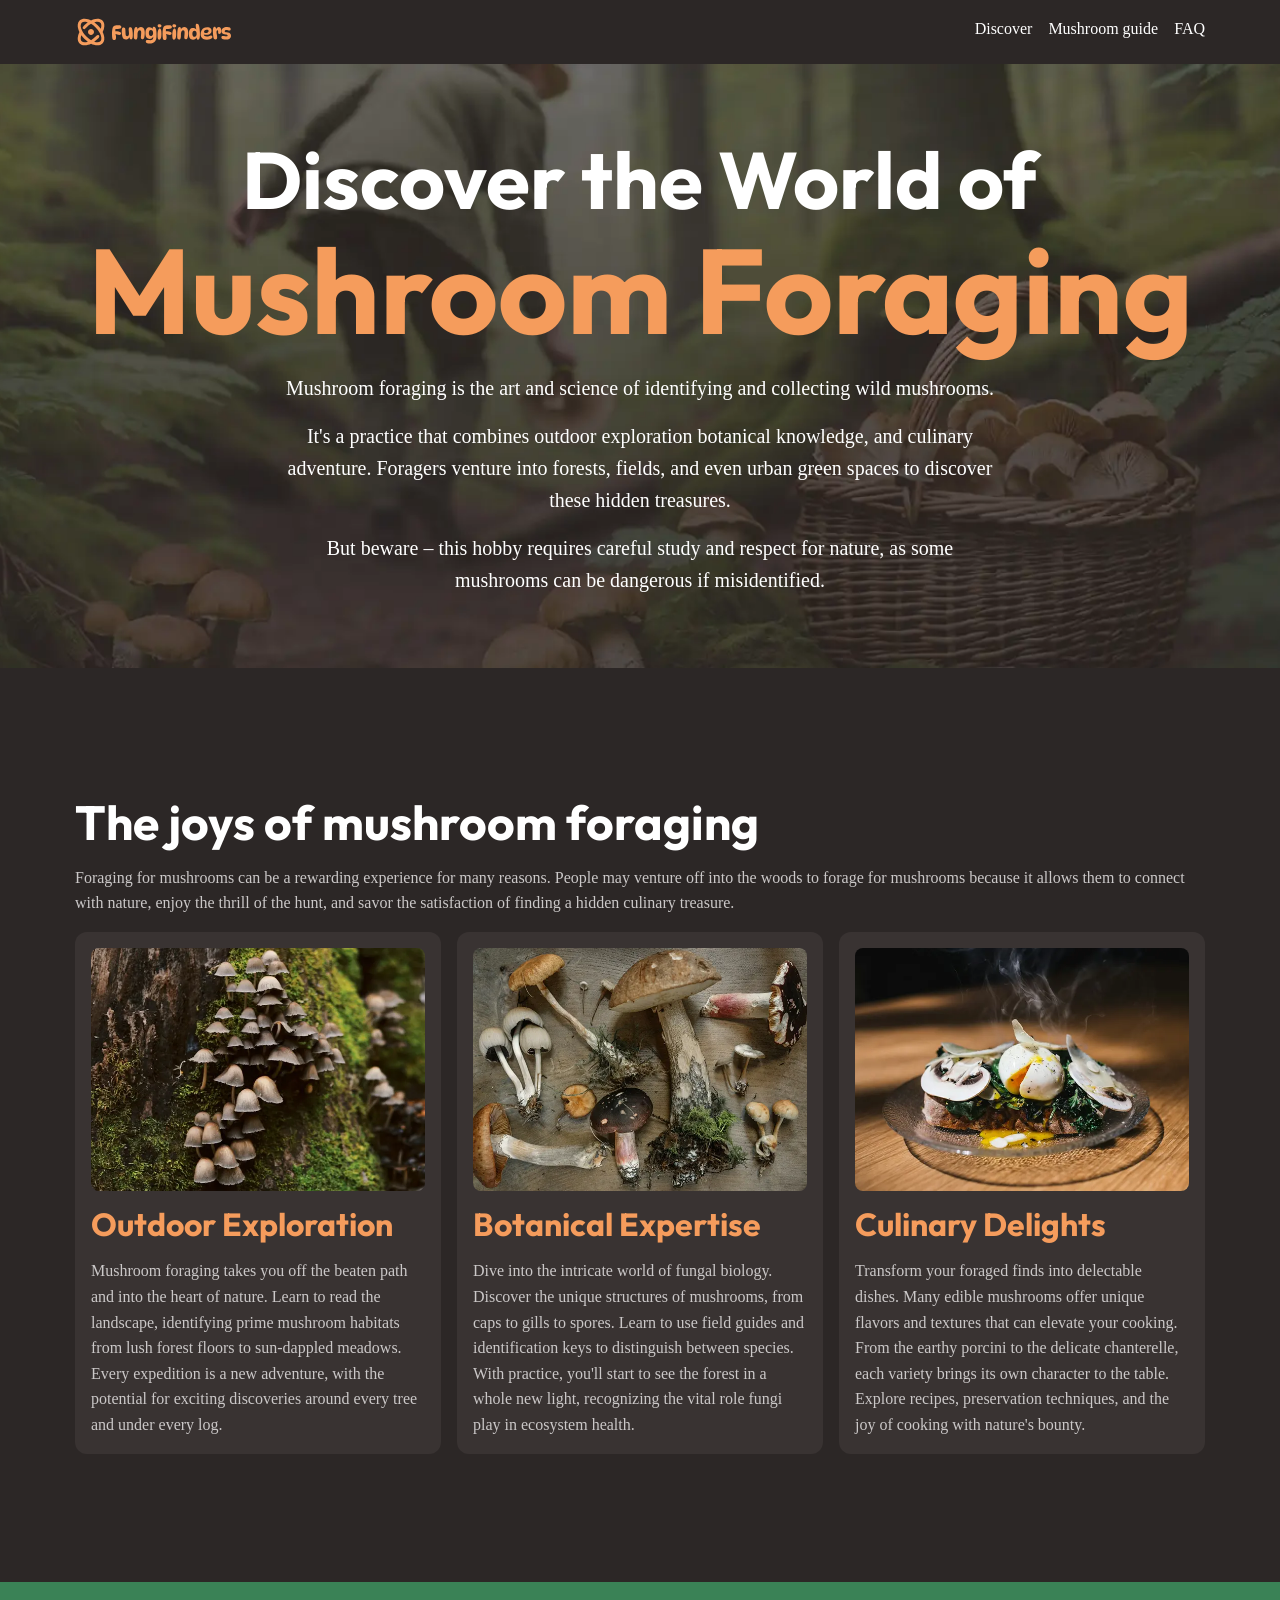
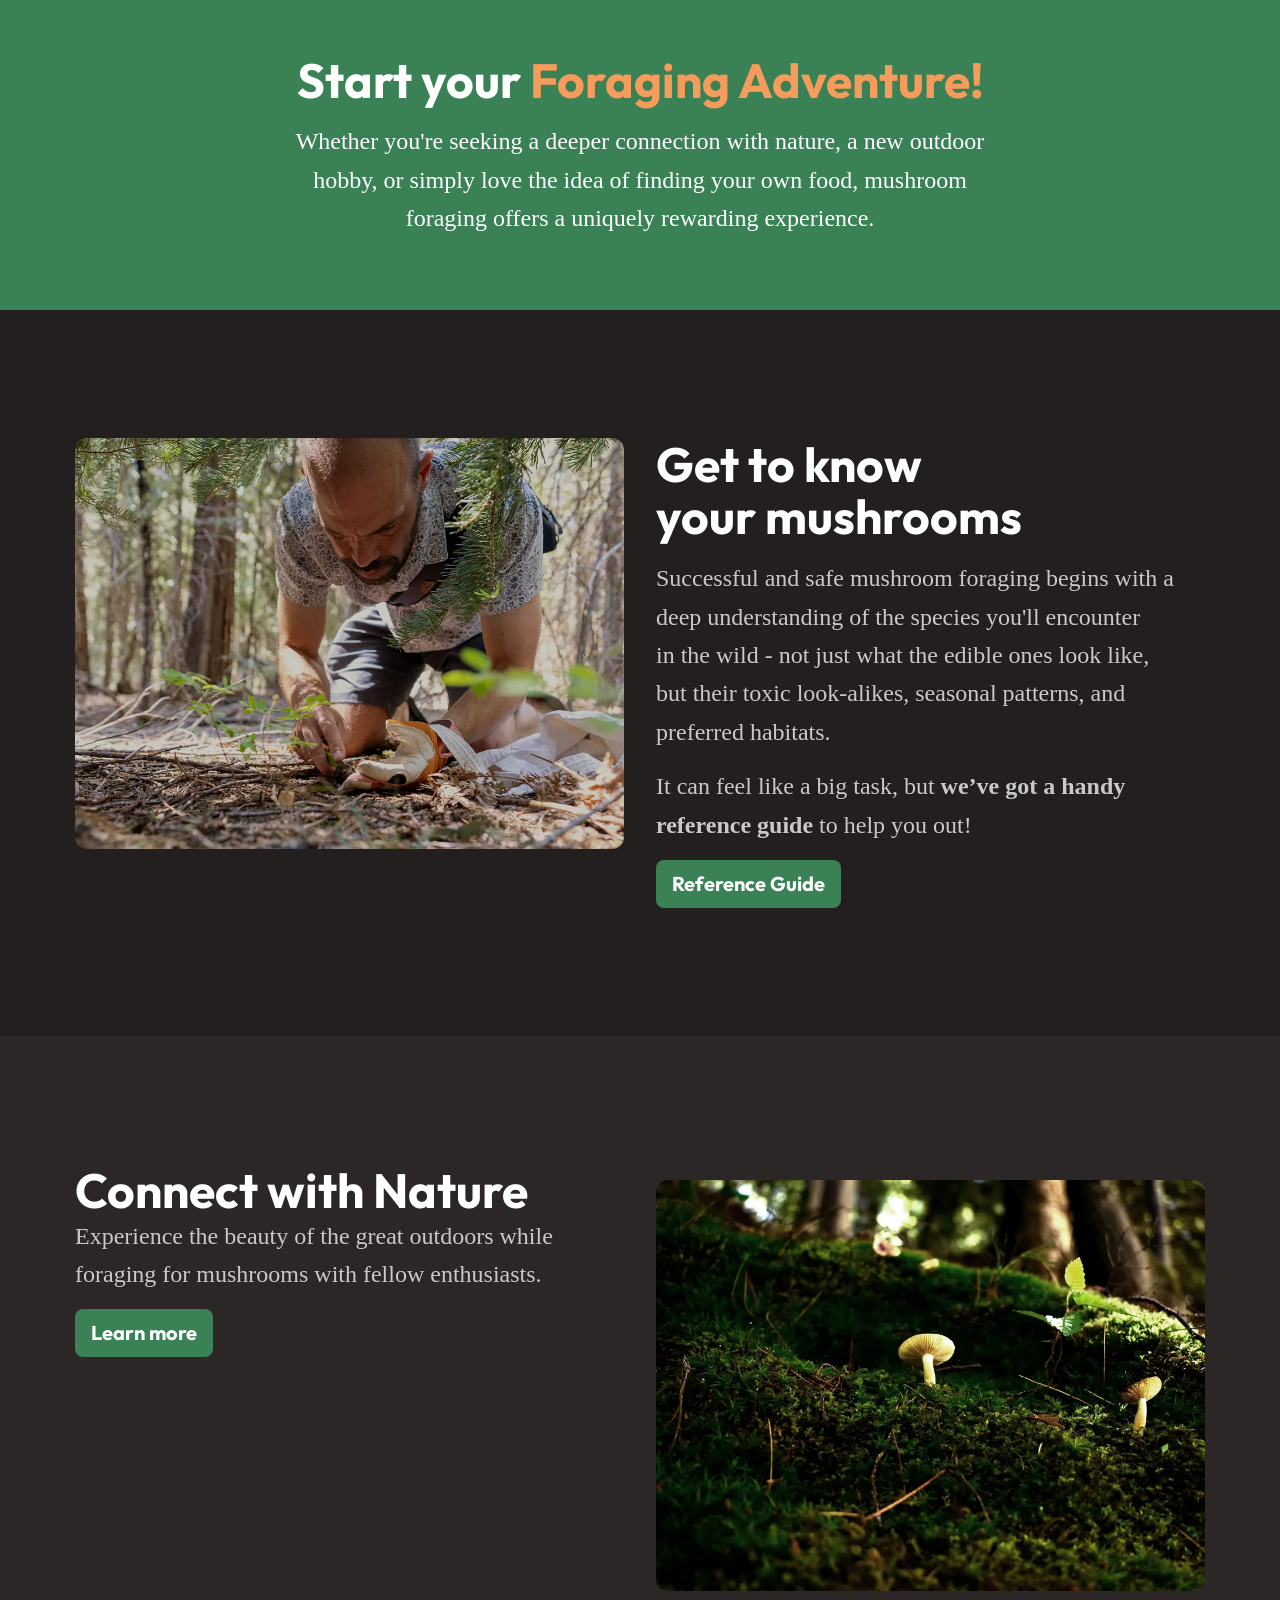
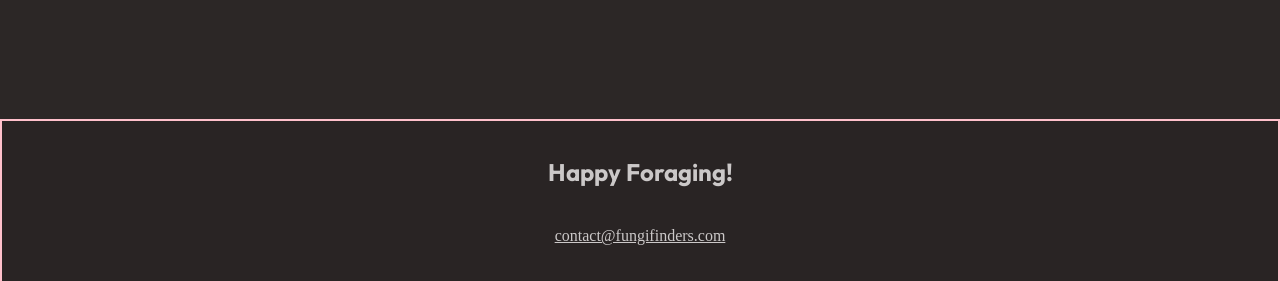
<file: index.html>
<!DOCTYPE html>
<html lang="en">

<head>
    <meta charset="UTF-8" />
    <meta name="viewport" content="width=device-width, initial-scale=1.0" />
    <title>FungiFinders</title>
    <link rel="preconnect" href="https://fonts.googleapis.com" />
    <link rel="preconnect" href="https://fonts.gstatic.com" crossorigin />
    <link
        href="https://fonts.googleapis.com/css2?family=Fira+Sans:wght@400;700&family=Outfit:wght@100..900&display=swap"
        rel="stylesheet" />
    <link rel="stylesheet" href="style.css" />
    <script src="script.js" defer></script>
</head>

<body>
    <a href="#main" class="skip-to-main">Skip to main content</a>
    <header class="site-header">
        <div class="wrapper" data-width="wide">
            <div class="site-header__inner">
                <img class="logo" src="/fungi-finders-assets-and-designs-final/assets/fungi-finders.svg" />
            
            <button aria-controls="primary-nav" aria-expanded="false">
                <img src="/fungi-finders-assets-and-designs-final/assets/hamburger.svg" alt="/">
                <span class="visually-hidden">menu</span>
            </button>
                <nav class="primary-navigation" id="primary-nav">
                    <ul role="list">
                        <li><a href="/">Discover</a></li>
                        <li><a href="mushroom-guide.html">Mushroom guide</a></li>
                        <li><a href="mushroom-guide.html#faq">FAQ</a></li>
                    </ul>
                </nav>
            </div>
        </div>
    </header>
    <main id="main">
        <section class="hero section flow" data-padding="compact">
            <div class="wrapper">
                <h1 class="hero__title">
                    Discover the World of
                    <span>Mushroom Foraging</span>
                </h1>
            </div>
                <div class="wrapper" data-width="narrow">
                    <div class="flow">
                        <p>
                            Mushroom foraging is the art and science of identifying and
                            collecting wild mushrooms.
                        </p>
                        <p>
                            It's a practice that combines outdoor exploration botanical
                            knowledge, and culinary adventure. Foragers venture into forests,
                            fields, and even urban green spaces to discover these hidden
                            treasures.
                        </p>
                        <p>
                            But beware – this hobby requires careful study and respect for
                            nature, as some mushrooms can be dangerous if misidentified.
                        </p>
                    </div>
                </div>
        </section>

        <section class="section">
            <div class="wrapper flow">
                <h2 class="section-title">The joys of mushroom foraging</h2>
                <p>
                    Foraging for mushrooms can be a rewarding experience for many
                    reasons. People may venture off into the woods to forage for
                    mushrooms because it allows them to connect with nature, enjoy the
                    thrill of the hunt, and savor the satisfaction of finding a hidden
                    culinary treasure.
                </p>

                <!-- this is 3 columns-->
                <div class="equal-columns">
                    <div class="card">
                        <img src="/fungi-finders-assets-and-designs-final/assets/outdoor-exploration.webp"
                            alt="Tighly grouped brown mushrooms growing up the side of a mossy tree trunk" />
                        <h3 class="card__title">Outdoor Exploration</h3>
                        <p>
                            Mushroom foraging takes you off the beaten path and into the
                            heart of nature. Learn to read the landscape, identifying prime
                            mushroom habitats from lush forest floors to sun-dappled
                            meadows. Every expedition is a new adventure, with the potential
                            for exciting discoveries around every tree and under every log.
                        </p>
                    </div>

                    <div class="card">
                        <img src="/fungi-finders-assets-and-designs-final/assets/botanical-expertise.webp" alt="Various harvested wild mushrooms on a table" />
                        <h3 class="card__title">Botanical Expertise</h3>
                        <p>
                            Dive into the intricate world of fungal biology. Discover the
                            unique structures of mushrooms, from caps to gills to spores.
                            Learn to use field guides and identification keys to distinguish
                            between species. With practice, you'll start to see the forest
                            in a whole new light, recognizing the vital role fungi play in
                            ecosystem health.
                        </p>
                    </div>

                    <div class="card">
                        <img src="/fungi-finders-assets-and-designs-final/assets/culinary-delight.webp"
                            alt="A freshly cooked plate of food, still steaming, with several mushroom slices on it" />
                        <h3 class="card__title">Culinary Delights</h3>
                        <p>
                            Transform your foraged finds into delectable dishes. Many edible
                            mushrooms offer unique flavors and textures that can elevate
                            your cooking. From the earthy porcini to the delicate
                            chanterelle, each variety brings its own character to the table.
                            Explore recipes, preservation techniques, and the joy of cooking
                            with nature's bounty.
                        </p>
                    </div>
                </div>
            </div>
        </section>

        <section class="background-accent-main section text-center" data-padding="compact">
            <div class="wrapper flow font-size-lg text-high-contrast" data-width="narrow">
                <h2 class="section-title">Start your <span class="text-brand">Foraging Adventure!</span></h2>
                <p>
                    Whether you're seeking a deeper connection with nature, a new
                    outdoor hobby, or simply love the idea of finding your own food,
                    mushroom foraging offers a uniquely rewarding experience.
                </p>
            </div>
        </section>

        <section class="section background-extra-dark">
            <div class="wrapper" data-width="wide">
                <div class="equal-columns" data-gap="large" data-alignment="centered">
                    <!-- two columns -->
                    <div>
                        <img src="/fungi-finders-assets-and-designs-final/assets/get-to-know.webp"
                            alt="A man on his hands and knees carefully digging a mushroom out of the forest floor" />
                    </div>
                    <div class="flow font-size-lg">
                        <h2 class="section-title">Get to know your mushrooms</h2>
                        <p>
                            Successful and safe mushroom foraging begins with a deep
                            understanding of the species you'll encounter in the wild - not
                            just what the edible ones look like, but their toxic
                            look-alikes, seasonal patterns, and preferred habitats.
                        </p>
                        <p>
                            It can feel like a big task, but
                            <strong>we’ve got a handy reference guide</strong> to help you
                            out!
                        </p>
                        <a class="button" href="/mushroom-guide.html"><span class="visually-hidden">Get to know your
                                mushrooms by using our handy</span>
                            Reference Guide</a>
                    </div>
                </div>
            </div>
        </section>

        <section class="section">
            <div class="wrapper">
                <div class="equal-columns flow font-size-lg" data-gap="large" data-alignment="centered">
                    <!-- two columns -->
                    <div>
                        <h2 class="section-title">Connect with Nature</h2>
                        <p>
                            Experience the beauty of the great outdoors while foraging for
                            mushrooms with fellow enthusiasts.
                        </p>
                        <a class="button" href="#">Learn more
                            <span class="visually-hidden">about mushrooms with our handy mushroom guide</span></a>
                    </div>
                    <div>
                        <img src="/fungi-finders-assets-and-designs-final/assets/nature.webp"
                            alt="A few small yellowish mushrooms growing on a mossy forest floor" />
                    </div>
                </div>
            </div>
        </section>
    </main>

    <footer class="site-footer">
        <p class="site-footer__title">Happy Foraging!</p>
        <a href="mailto:contact@fungifinders.com">contact@fungifinders.com</a>
    </footer>
</body>

</html>
</file>
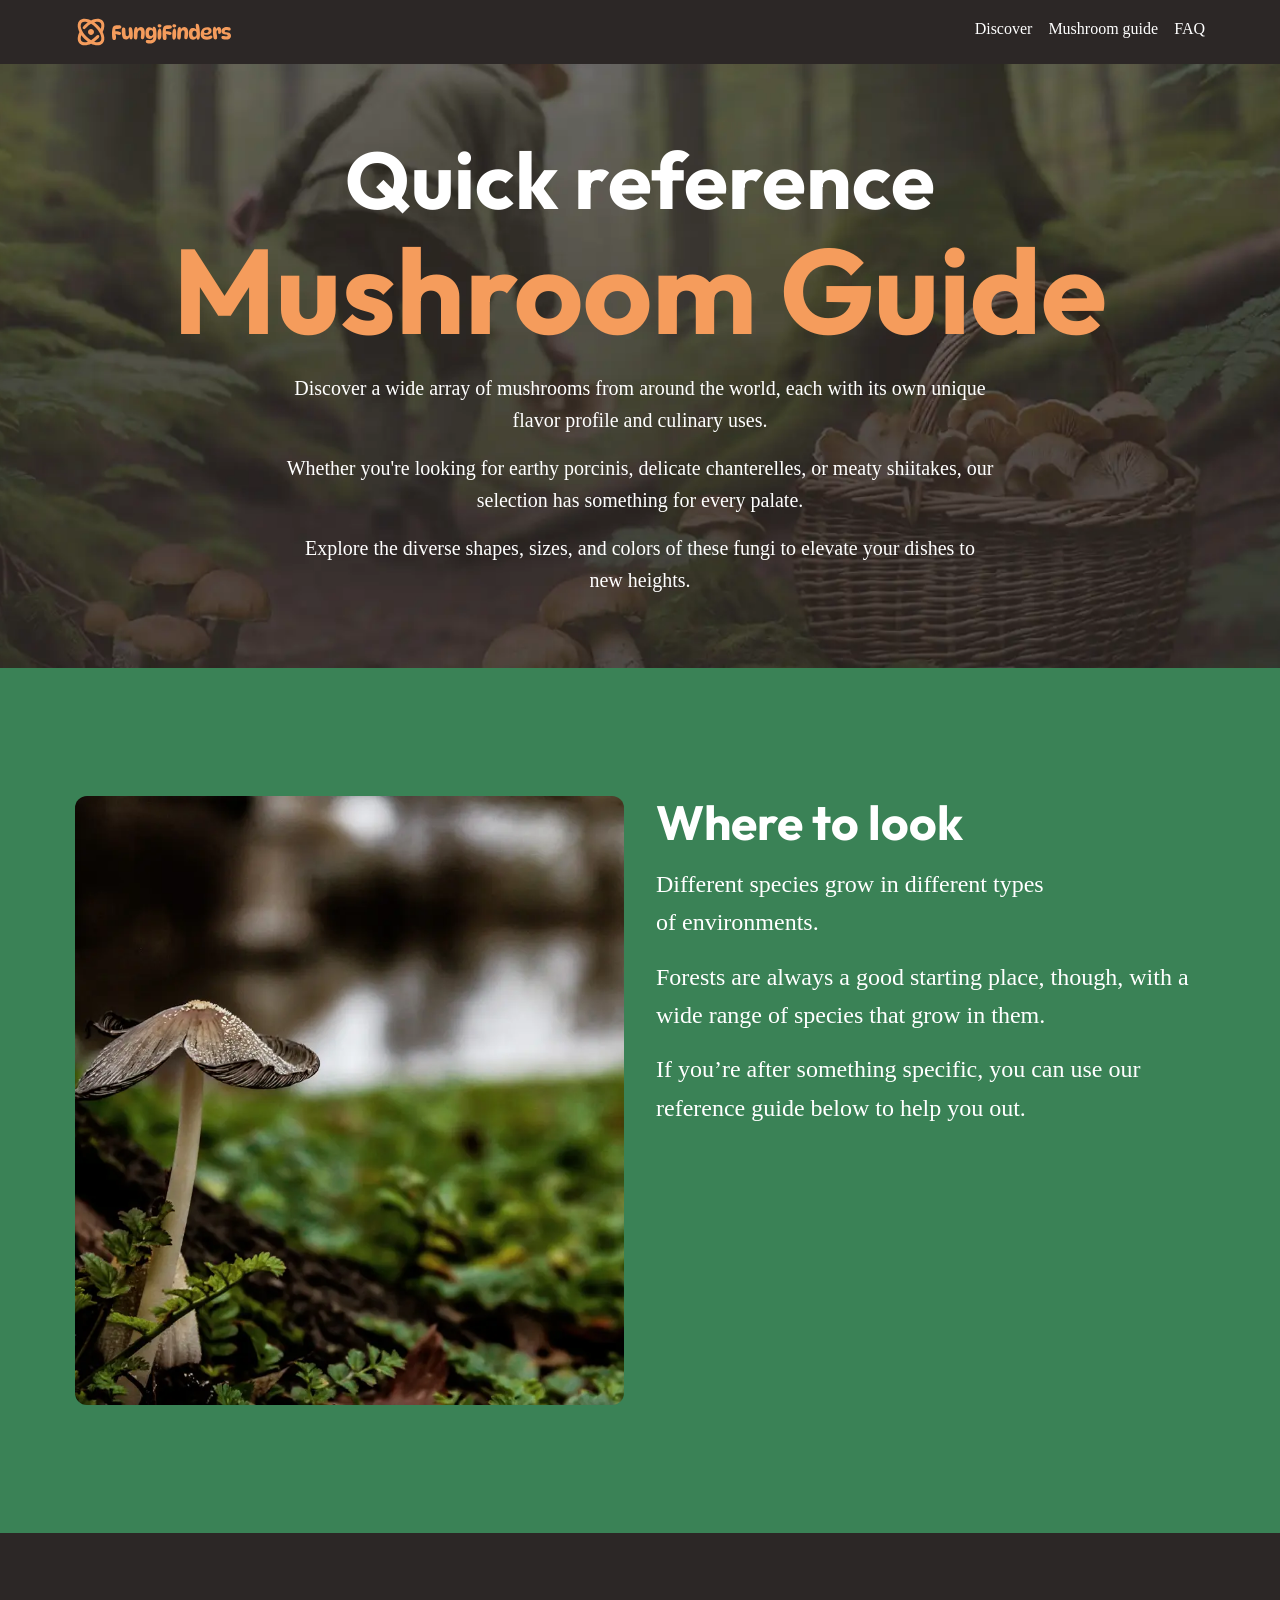
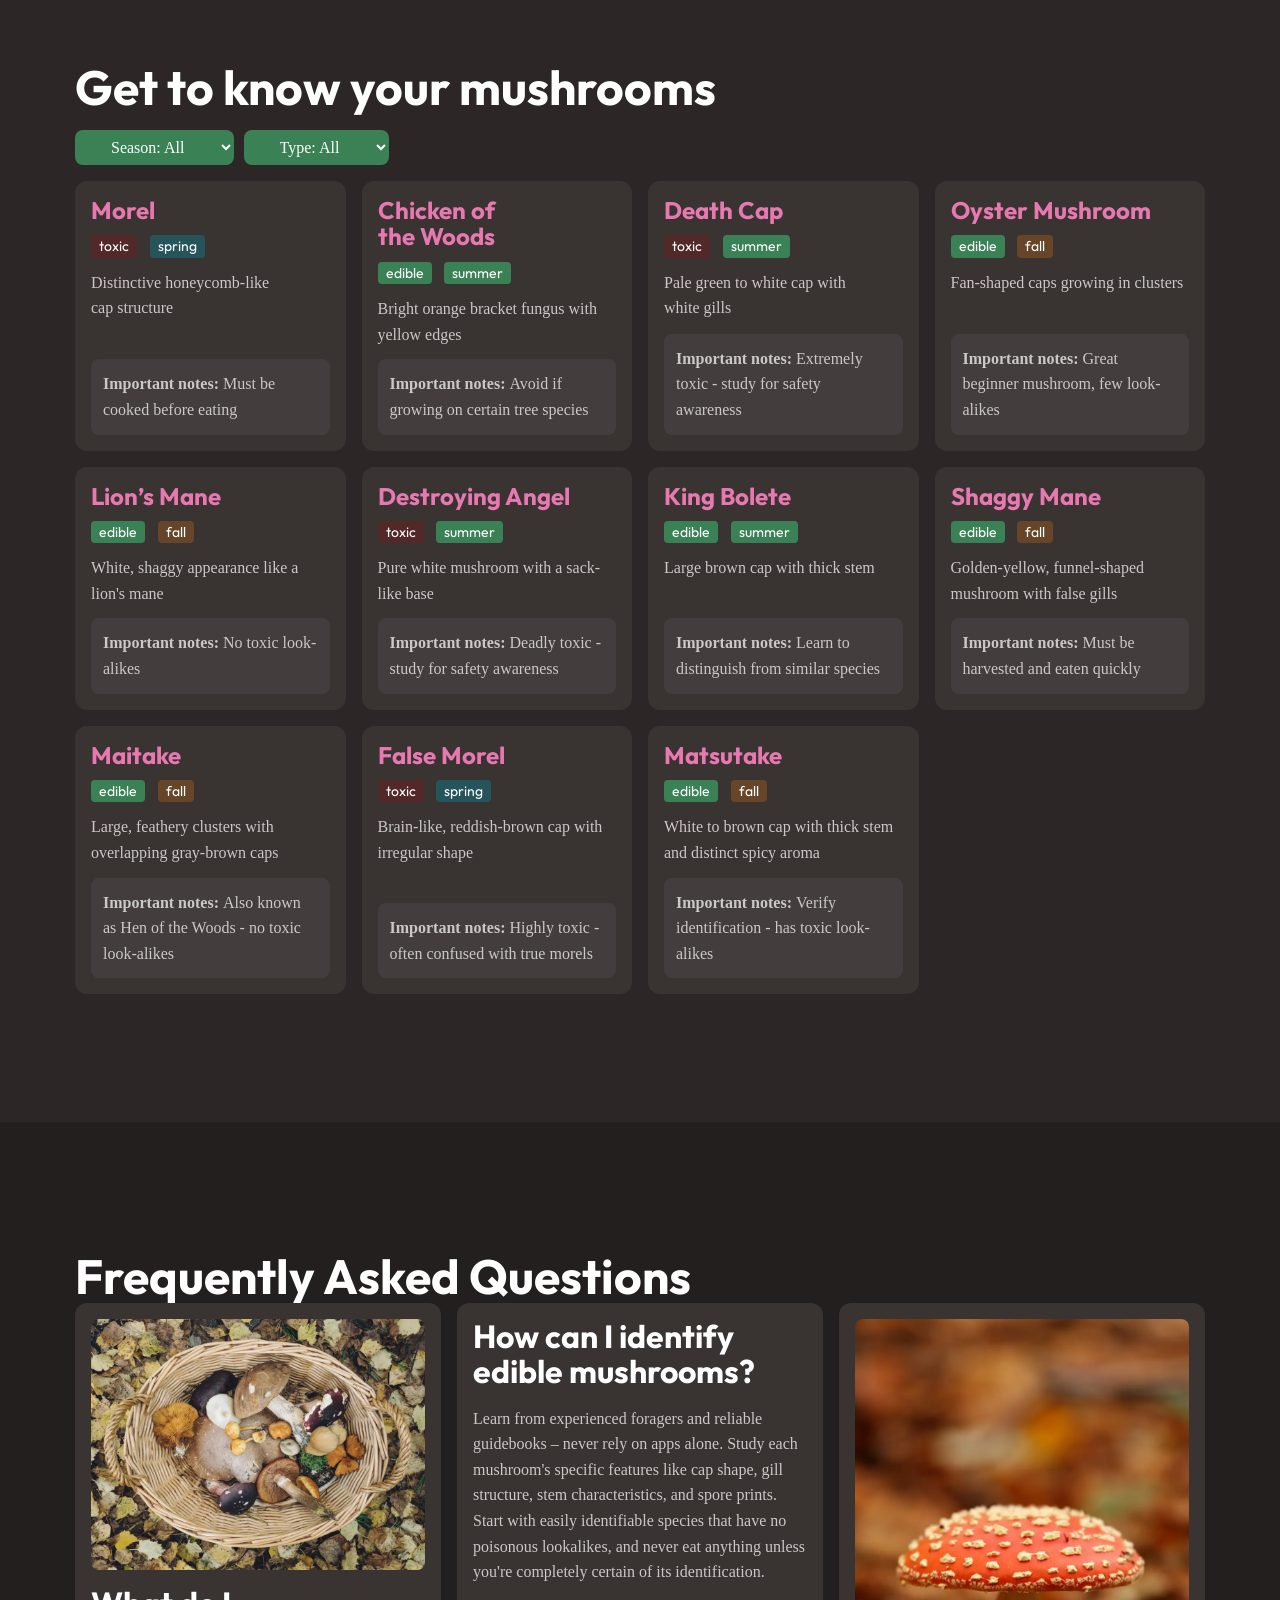
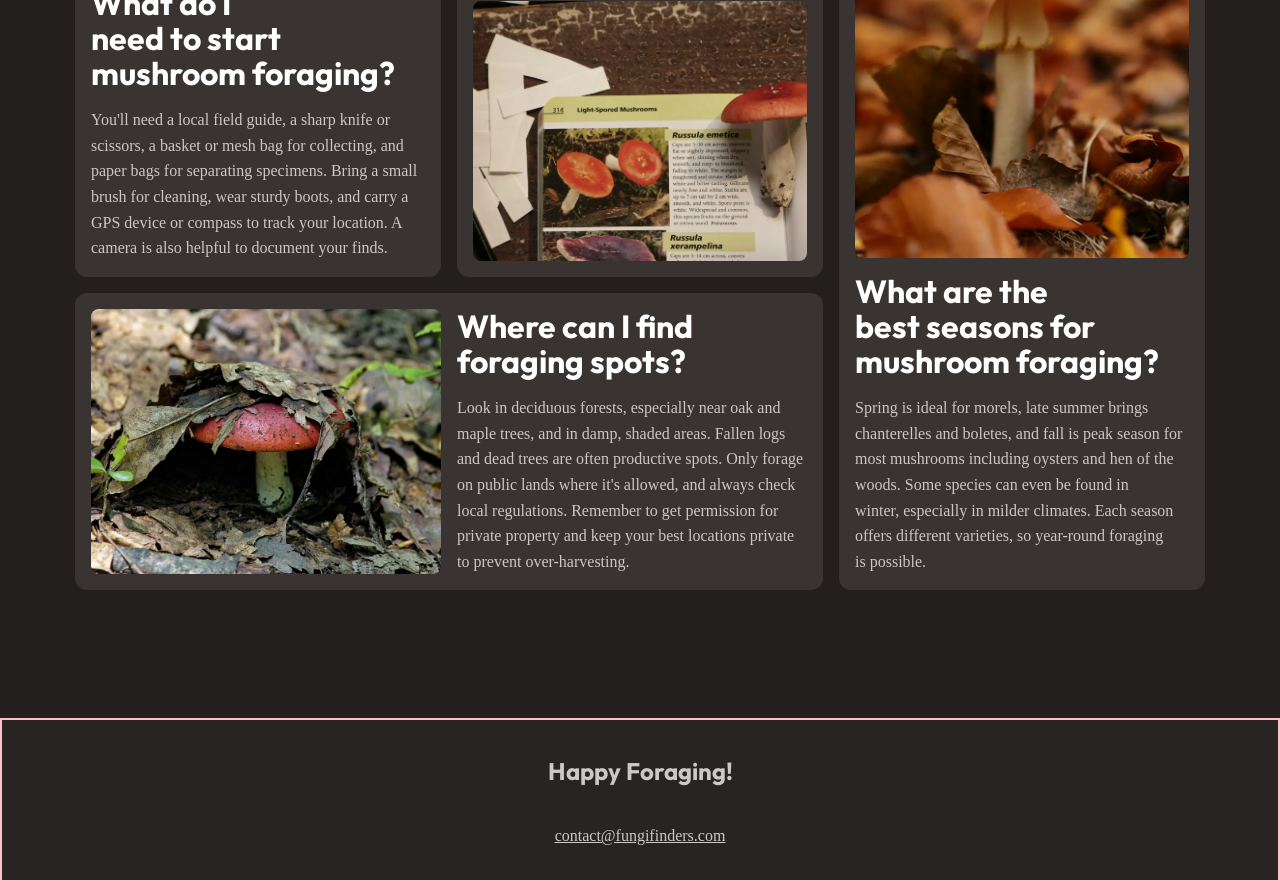
<file: mushroom-guide.html>
<!DOCTYPE html>
<html lang="en">

<head>
    <meta charset="UTF-8" />
    <meta name="viewport" content="width=device-width, initial-scale=1.0" />
    <title>FungiFinders</title>
    <link rel="preconnect" href="https://fonts.googleapis.com" />
    <link rel="preconnect" href="https://fonts.gstatic.com" crossorigin />
    <link
        href="https://fonts.googleapis.com/css2?family=Fira+Sans:wght@400;700&family=Outfit:wght@100..900&display=swap"
        rel="stylesheet" />
    <link rel="stylesheet" href="style.css" />
    <script src="script.js" defer></script>
    <script src="mushroomFilter.js" defer></script>
</head>

<body>
    <a href="#main" class="skip-to-main">Skip to main content</a>
    <header class="site-header">
        <div class="wrapper" data-width="wide">
            <div class="site-header__inner">
                <img class="logo" src="/fungi-finders-assets-and-designs-final/assets/fungi-finders.svg" />

                <button aria-controls="primary-nav" aria-expanded="false">
                    <img src="/fungi-finders-assets-and-designs-final/assets/hamburger.svg" alt="/">
                    <span class="visually-hidden">menu</span>
                </button>
                <nav class="primary-navigation" id="primary-nav">
                    <ul role="list">
                        <li><a href="/">Discover</a></li>
                        <li><a href="/mushroom-guide.html">Mushroom guide</a></li>
                        <li><a href="/mushroom-guide.html#faq">FAQ</a></li>
                    </ul>
                </nav>
            </div>
        </div>
    </header>
    <main id="main">
        <section class="hero section flow" data-padding="compact">
            <div class="wrapper">
                <h1 class="hero__title">
                    Quick reference
                    <span>Mushroom Guide</span>
                </h1>
            </div>
            <div class="wrapper" data-width="narrow">
                <div class="flow">
                    <p>
                        Discover a wide array of mushrooms from around the world, each with its own unique flavor profile and culinary uses.
                    </p>
                    <p>
                    Whether you're looking for earthy porcinis, delicate chanterelles, or meaty shiitakes, our selection has something for
                    every palate.
                    </p>
                    <p>
                    Explore the diverse shapes, sizes, and colors of these fungi to elevate your dishes to new heights.
                    </p>
                </div>
            </div>
        </section>
<!-- where to look section -->
        <section class="section background-accent-main">
            <div class="wrapper">
                <div class="equal-columns" data-alignment="centered" data-gap="large">
                    <div>
                        <img src="/fungi-finders-assets-and-designs-final/assets/where-to-look.webp" alt="Large mushroom from tree">
                    </div>
                    <div class="flow font-size-lg text-high-contrast">
                        <h2 class="section-title">
                            Where to look
                        </h2>
                            <p>Different species grow in different types of environments.</p>
                            <p>Forests are always a good starting place, though, with a wide range of species that grow in them.</p>
                            <p>If you’re after something specific, you can use our reference guide below to help you out.</p>
                      
                    </div>
                </div>
            </div>
        </section>

        <section class="mushroom-guide section"> 
            <div class="wrapper">
                <div class="flow">
                <h2 class="section-title">Get to know your mushrooms</h2>
                <div class="flexgroup">
                    <select name="season" id="season">
                        <option value="all">Season: All</option>
                        <option value="spring">Spring</option>
                        <option value="summer">Summer</option>
                        <option value="fall">Fall</option>
                    </select>
                    <select name="edible" id="edible">
                        <option value="all">Type: All</option>
                        <option value="edible">Edible</option>
                        <option value="toxic">Toxic</option>
                    </select>
                </div>
                <!-- grid of mushroom -->
                 <div class="grid-auto-fill">
                    <!-- 12 cards also article tag could be possible-->
                     <!-- card 1 -->
                    <div class="card" hidden>
                        <h3 class="card__title">Chantarelle</h3>
                        <ul class="tag-list" role="list" aria-label="Mushromm Characteristics">
                            <li data-edible="edible">
                                <span class="visually-hidden">This mushroom is</span>
                                edible
                            </li>
                            <li data-season="summer">
                                <span class="visually-hidden">
                                    Best season to harvest this mushroom is
                                </span>
                                summer
                            </li>                
                        </ul>
                        <p>
                            Golden-yellow, funnel-shaped mushroom with false gills
                        </p>
                        <div class="card__note">
                            <strong>Important notes: </strong>
                            Has toxic look-alikes - learn proper identification
                        </div>
                    </div> 
                    <!-- card 2 -->
                    <div class="card">
                        <h3 class="card__title">Morel</h3>
                        <ul class="tag-list" role="list" aria-label="Mushromm Characteristics">
                            <li data-edible="toxic">
                                <span class="visually-hidden">This mushroom is</span>
                                toxic
                            </li>
                            <li data-season="spring">
                                <span class="visually-hidden">
                                    Best season to harvest this mushroom is
                                </span>
                                spring
                            </li>                
                        </ul>
                        <p>
                            Distinctive honeycomb-like cap structure
                        </p>
                        <div class="card__note">
                            <strong>Important notes: </strong>
                            Must be cooked before eating
                        </div>
                    </div> 
                    <!-- card 3 -->
                    <div class="card">
                        <h3 class="card__title">Chicken of the Woods</h3>
                        <ul class="tag-list" role="list" aria-label="Mushromm Characteristics">
                            <li data-edible="edible">
                                <span class="visually-hidden">This mushroom is</span>
                                edible
                            </li>
                            <li data-season="summer">
                                <span class="visually-hidden">
                                    Best season to harvest this mushroom is
                                </span>
                                summer
                            </li>                
                        </ul>
                        <p>
                            Bright orange bracket fungus with yellow edges
                        </p>
                        <div class="card__note">
                            <strong>Important notes: </strong>
                            Avoid if growing on certain tree species
                        </div>
                    </div> 
                    <!-- card 4 -->
                    <div class="card">
                        <h3 class="card__title">Death Cap</h3>
                        <ul class="tag-list" role="list" aria-label="Mushromm Characteristics">
                            <li data-edible="toxic">
                                <span class="visually-hidden">This mushroom is</span>
                                toxic
                            </li>
                            <li data-season="summer">
                                <span class="visually-hidden">
                                    Best season to harvest this mushroom is
                                </span>
                                summer
                            </li>
                        </ul>
                        <p>
                            Pale green to white cap with white gills
                        </p>
                        <div class="card__note">
                            <strong>Important notes: </strong>
                            Extremely toxic - study for safety awareness
                        </div>
                    </div>
                    <!-- card 5 -->
                    <div class="card">
                        <h3 class="card__title">Oyster Mushroom</h3>
                        <ul class="tag-list" role="list" aria-label="Mushromm Characteristics">
                            <li data-edible="edible">
                                <span class="visually-hidden">This mushroom is</span>
                                edible
                            </li>
                            <li data-season="fall">
                                <span class="visually-hidden">
                                    Best season to harvest this mushroom is
                                </span>
                                fall
                            </li>
                        </ul>
                        <p>
                            Fan-shaped caps growing in clusters
                        </p>
                        <div class="card__note">
                            <strong>Important notes: </strong>
                            Great beginner mushroom, few look-alikes
                        </div>
                    </div>
                    <!-- card 6 -->
                    <div class="card">
                        <h3 class="card__title">Lion’s Mane</h3>
                        <ul class="tag-list" role="list" aria-label="Mushromm Characteristics">
                            <li data-edible="edible">
                                <span class="visually-hidden">This mushroom is</span>
                                edible
                            </li>
                            <li data-season="fall">
                                <span class="visually-hidden">
                                    Best season to harvest this mushroom is
                                </span>
                                fall
                            </li>
                        </ul>
                        <p>
                            White, shaggy appearance like a lion's mane

                        </p>
                        <div class="card__note">
                            <strong>Important notes: </strong>
                            No toxic look-alikes
                        </div>
                    </div>
                    <!-- card 7-->
                    <div class="card">
                        <h3 class="card__title">Destroying Angel</h3>
                        <ul class="tag-list" role="list" aria-label="Mushromm Characteristics">
                            <li data-edible="toxic">
                                <span class="visually-hidden">This mushroom is</span>
                                toxic
                            </li>
                            <li data-season="summer">
                                <span class="visually-hidden">
                                    Best season to harvest this mushroom is
                                </span>
                                summer
                            </li>
                        </ul>
                        <p>
                            Pure white mushroom with a sack-like base

                        </p>
                        <div class="card__note">
                            <strong>Important notes: </strong>
                            Deadly toxic - study for safety awareness
                        </div>
                    </div>
                    <!-- card 8 -->
                    <div class="card">
                        <h3 class="card__title">King Bolete</h3>
                        <ul class="tag-list" role="list" aria-label="Mushromm Characteristics">
                            <li data-edible="edible">
                                <span class="visually-hidden">This mushroom is</span>
                                edible
                            </li>
                            <li data-season="summer">
                                <span class="visually-hidden">
                                    Best season to harvest this mushroom is
                                </span>
                                summer
                            </li>
                        </ul>
                        <p>
                            Large brown cap with thick stem
                        </p>
                        <div class="card__note">
                            <strong>Important notes: </strong>
                            Learn to distinguish from similar species
                        </div>
                    </div>
                    <!-- card 9-->
                    <div class="card">
                        <h3 class="card__title">Shaggy Mane</h3>
                        <ul class="tag-list" role="list" aria-label="Mushromm Characteristics">
                            <li data-edible="edible">
                                <span class="visually-hidden">This mushroom is</span>
                                edible
                            </li>
                            <li data-season="fall">
                                <span class="visually-hidden">
                                    Best season to harvest this mushroom is
                                </span>
                                fall
                            </li>
                        </ul>
                        <p>
                            Golden-yellow, funnel-shaped mushroom with false gills
                        </p>
                        <div class="card__note">
                            <strong>Important notes: </strong>
                            Must be harvested and eaten quickly
                        </div>
                    </div>
                    <!-- card 10-->
                    <div class="card">
                        <h3 class="card__title">Maitake</h3>
                        <ul class="tag-list" role="list" aria-label="Mushromm Characteristics">
                            <li data-edible="edible">
                                <span class="visually-hidden">This mushroom is</span>
                                edible
                            </li>
                            <li data-season="fall">
                                <span class="visually-hidden">
                                    Best season to harvest this mushroom is
                                </span>
                                fall
                            </li>
                        </ul>
                        <p>
                            Large, feathery clusters with overlapping gray-brown caps
                        </p>
                        <div class="card__note">
                            <strong>Important notes: </strong>
                            Also known as Hen of the Woods - no toxic look-alikes
                        </div>
                    </div>
                    <!-- card 11-->
                    <div class="card">
                        <h3 class="card__title">False Morel</h3>
                        <ul class="tag-list" role="list" aria-label="Mushromm Characteristics">
                            <li data-edible="toxic">
                                <span class="visually-hidden">This mushroom is</span>
                                toxic
                            </li>
                            <li data-season="spring">
                                <span class="visually-hidden">
                                    Best season to harvest this mushroom is
                                </span>
                                spring
                            </li>
                        </ul>
                        <p>
                            Brain-like, reddish-brown cap with irregular shape
                        </p>
                        <div class="card__note">
                            <strong>Important notes: </strong>
                            Highly toxic - often confused with true morels
                        </div>
                    </div>
                    <!-- card 12-->
                    <div class="card">
                        <h3 class="card__title">Matsutake</h3>
                        <ul class="tag-list" role="list" aria-label="Mushromm Characteristics">
                            <li data-edible="edible">
                                <span class="visually-hidden">This mushroom is</span>
                                edible
                            </li>
                            <li data-season="fall">
                                <span class="visually-hidden">
                                    Best season to harvest this mushroom is
                                </span>
                                fall
                            </li>
                        </ul>
                        <p>
                            White to brown cap with thick stem and distinct spicy aroma

                        </p>
                        <div class="card__note">
                            <strong>Important notes: </strong>
                            Verify identification - has toxic look-alikes
                        </div>
                    </div>
                    <!-- flow end -->
                 </div> 
                <div class="no-matches" hidden>No matches for these filters</div>
                </div>
            </div>
        </section>

        <!-- faq -->
         <section class="background-extra-dark section" id="faq">
            
            <div class="wrapper" data-width="wide">
                <h2 class="section-title">Frequently Asked Questions</h2>
                <div class="faq-bento">
                <!-- card 1 -->
                    <div class="card">
                        <img src="/fungi-finders-assets-and-designs-final/assets/start-foraging.webp" alt="basket full of wild mushrooms">
                        <h3 class="card__title">What do I need to start mushroom foraging?</h3>
                        <p>You'll need a local field guide, a sharp knife or scissors, a basket or mesh bag for collecting, and paper bags for
                        separating specimens. Bring a small brush for cleaning, wear sturdy boots, and carry a GPS device or compass to track
                        your location. A camera is also helpful to document your finds.</p>
                    </div>
                    <!-- card 2 -->
                    <div class="card">
                        <img src="/fungi-finders-assets-and-designs-final/assets/identify-mushrooms.webp" alt="mushroom top of a book">
                        <h3 class="card__title">How can I identify edible mushrooms?</h3>
                        <p>Learn from experienced foragers and reliable guidebooks – never rely on apps alone. Study each mushroom's specific
                        features like cap shape, gill structure, stem characteristics, and spore prints. Start with easily identifiable species
                        that have no poisonous lookalikes, and never eat anything unless you're completely certain of its identification.</p>
                    </div>
                    <!-- card 3 -->
                    <div class="card">
                        <img src="/fungi-finders-assets-and-designs-final/assets/where-to-find.webp" alt="mushroom covered in leafs">
                        <h3 class="card__title">Where can I find foraging spots?</h3>
                        <p>Look in deciduous forests, especially near oak and maple trees, and in damp, shaded areas. Fallen logs and dead trees
                        are often productive spots. Only forage on public lands where it's allowed, and always check local regulations. Remember
                        to get permission for private property and keep your best locations private to prevent over-harvesting.</p>
                    </div>
                    <!-- card 4 -->
                    <div class="card">
                        <img src="/fungi-finders-assets-and-designs-final/assets/best-seasons.webp" alt="red capped mushroom with white sprinkles">
                        <h3 class="card__title">What are the best seasons for mushroom foraging?</h3>
                        <p>Spring is ideal for morels, late summer brings chanterelles and boletes, and fall is peak season for most mushrooms
                        including oysters and hen of the woods. Some species can even be found in winter, especially in milder climates. Each
                        season offers different varieties, so year-round foraging is possible.</p>
                    </div>
                </div>
            </div>
         </section>
       
    </main>

    <footer class="site-footer">
        <p class="site-footer__title">Happy Foraging!</p>
        <a href="mailto:contact@fungifinders.com">contact@fungifinders.com</a>
    </footer>
</body>

</html>
</file>
<file: style.css>
@view-transition {
  navigation: auto;
}

::view-transition-group(root){
    animation-duration: 3s;
}

@layer reset {
    *,
    *::before,
    *::after {
    box-sizing: border-box;
    }

    /* https://kilianvalkhof.com/2022/css-html/your-css-reset-needs-text-size-adjust-probably/ */
    html {
    -moz-text-size-adjust: none;
    -webkit-text-size-adjust: none;
    text-size-adjust: none;
    }

    body,
    h1,
    h2,
    h3,
    h4,
    p,
    figure,
    blockquote,
    dl,
    dd {
    margin: 0;

    }

    /* https://www.scottohara.me/blog/2019/01/12/lists-and-safari.html */
    [role="list"] { 
    list-style: none;
    margin: 0;
    padding: 0;
    
    }

    body {
    min-block-size: 100vh;
    line-height: 1.6;
    }

    h1,
    h2,
    h3,
    button,
    input,
    label {
    line-height: 1.1;
    }

    h1,
    h2,
    h3,
    h4 {
    text-wrap: balance;
    }

    p,
    li {
    text-wrap: pretty;
    }

    img,
    picture {
    max-inline-size: 100%;
    display: block;
    }

    input,
    button,
    textarea,
    select {
    font: inherit;
    }   
}

@layer base {
    :root {
  --clr-white: hsl(0, 0%, 100%);
  --clr-gray-100: hsl(0, 2%, 79%);
  --clr-brand-400: hsl(25, 88%, 75%);
  --clr-brand-500: hsl(25, 88%, 66%);
  --clr-green-400: hsl(143, 19%, 49%);
  --clr-green-500: hsl(143, 38%, 37%);
  --clr-green-600: hsl(145, 29%, 19%);

  /* for light theme */
  --clr-brown-100: hsl(10, 5%, 92%);
  --clr-brown-200: hsl(9, 7%, 85%);
  --clr-brown-300: hsl(9, 8%, 78%);
  --clr-brown-400: hsl(0, 6%, 72%);


  --clr-brown-500: hsl(10, 5%, 25%);
  --clr-brown-600: hsl(9, 7%, 21%);
  --clr-brown-700: hsl(9, 8%, 16%);
  --clr-brown-800: hsl(0, 6%, 15%);
  --clr-brown-900: hsl(0, 6%, 13%);

  --clr-orange-500: hsl(28, 43%, 28%);
  --clr-red-500: hsl(359, 34%, 24%);
  --clr-teal-500: hsl(186, 42%, 25%);

  --ff-heading: "Outfit", sans-serif;
  --ff-body: "Fira Sans", sans-serif;
  --fs-300: 0.875rem;
  --fs-400: 1rem;
  --fs-500: 1.125rem;
  --fs-600: 1.25rem;
  --fs-700: 1.5rem;
  --fs-800: 2rem;
  --fs-900: 3.75rem;
  --fs-1000: 3.75rem;
    


  /* primitives here */
  --text-main: var(--clr-gray-100);
  --text-high-contrast: var(--clr-white);
  --text-brand: var(--clr-brand-500);
  --text-brand-light: var(--clr-brand-400);

  --background-accent-light: var(--clr-green-400);
  --background-accent-main: var(--clr-green-500);
  --background-accent-dark: var(--clr-green-600);

  --background-extra-light: var(--clr-brown-500);
  --background-light: var(--clr-brown-600);
  --background-main: var(--clr-brown-700);
  --background-dark: var(--clr-brown-800);
  --background-extra-dark: var(--clr-brown-900);
        

  --font-size-heading-sm: var(--fs-700);
  --font-size-heading-regular: var(--fs-800);
  --font-size-heading-lg: var(--fs-900);
  --font-size-heading-xl: var(--fs-1000);

  --font-size-sm: var(--fs-300);
  --font-size-regular: var(--fs-400);
  --font-size-md: var(--fs-500);
  --font-size-lg: var(--fs-600);


  --border-radius-1: 0.25rem;
  --border-radius-2: 0.5rem;
  --border-radius-3: 0.75rem;



    
 @media (width > 760px) {
    --fs-300: 0.875rem;
    --fs-400: 1rem;
    --fs-500: 1.25rem;
    --fs-600: 1.5rem;
    --fs-700: 2rem;
    --fs-800: 3rem;
    --fs-900: 5rem;
    --fs-1000: 7.5rem;
 }
 
    html {
    font-family: var(--ff-body);
    line-height: 1.6;

    scroll-behavior: smooth;
}

body {
    font-size: var(--font-size-regular);
    color: var(--text-main);
    background-color: var(--background-main);
}


h1, h2, h3, h4 {
    font-family: var(--ff-heading);
    color: var(--text-high-contrast);   
}

h1 {
    font-size: var(--font-size-heading-lg);
}

a {
    color: var(--text-high-contrast);
}

a:hover,
a:focus-visible {
    color: red;
}
img {
    border-radius: var(--border-radius-3);
}

/* ANCHOR  end of root - end of base */
}
    } 

@layer layout{  

    .flexgroup {
        display: flex;
        flex-wrap: wrap;
        gap: .6rem;
    }

    .flow > * + * {
        margin-top: var(--flow-spacer, 1rem);
    }

    .grid-flow {
        display: grid;
        gap: var(--grid-flow-gap, 1rem)
    }

    .grid-auto-fill {
        --auto-fit-min-col-size: 250px;
        display: grid;
        gap: 1rem;
        grid-template-columns: repeat(auto-fit, minmax(min(var(--auto-fit-min-col-size), 100%), 1fr));
    }

    .equal-columns{
        display: grid;
        gap: var(--equal-columns-gap, 1rem);
        align-items: var(--equal-columns-vertical-alignment, stretch);

        @media (width > 760px) {
            grid-auto-flow: column;
            grid-auto-columns: 1fr;
        }

    &[data-gap="large"]{
            --equal-columns-gap: 2rem;
        }
    &[data-alignment="centered"]{
        --equal-columns-vertical-alignmen: center;
    }
    }
   .section{
    padding-block: 3.75rem;

    @media (width > 720px) {
        padding-block: 8rem;

        &[data-padding="compact"]{
            padding-block: 4.5rem;
        }

    }
   }

    .wrapper {
        --wrapper-max-width: 1130px;

        max-width: var(--wrapper-max-width);
        margin-inline: auto; /*doesnt touch top and bottom */
        padding-inline: 1rem;
        box-sizing: content-box;  /*if you take out things from figma it is recommended*/
          /*& = placeholder of wrapper --- could be placed outside of the currly brackets  */

        &[data-width="narrow"] {
            --wrapper-max-width: 720px
        }

        &[data-width="wide"]{
            --wrapper-max-width: 1130px;
        }
    }
}


@layer components {
    .skip-to-main:not(:focus) {
    clip: rect(0 0 0 0);
    clip-path: inset(50%);
    height: 1px;
    overflow: hidden;
    position: absolute;
    white-space: nowrap;
    width: 1px;

  }
/* styles need to styled when focus is seen */
  .skip-to-main{
    position: absolute;
    background: var(--background-accent-main);
    padding: 1rem;
    border-radius: var(--border-radius-2);
    color: var(--text-high-contrast);
  }
    .hero {
        text-align: center;
        font-size: var(--font-size-md);
        color: var(--text-high-contrast);
        background-image: url(/fungi-finders-assets-and-designs-final/assets/hero.webp);
        background-size: cover;
        background-position: center;
    }

    .hero__title{
        font-size: var(--font-size-heading-lg);
        
        span {
            font-size: var(--font-size-heading-xl);
            color: var(--text-brand);
            display: block;
        }
    }

    .mushroom-guide {
        --card-title-fz: var(--font-size-lg);
        --card-title-color: rgb(232, 121, 176);
        --card-gap: .75rem;
    }

    /* Bento Grid */
    .faq-bento {
        --card-title-color:  var(--text-high-contrast);
        display: grid;
        gap: 1rem;
        grid-template-areas: 
            "card-one"
            "card-two"
            "card-three"
            "card-four"
        ;
        /* background-color: pink; */
        @media (width > 600px){
            grid-template-columns: repeat(2, 1fr);
            grid-template-areas: 
            "card-four card-one"
            "card-three card-two"
            ;
        }
        
        
        @media (width > 800px){
            grid-template-columns: repeat(3, 1fr);
            grid-template-areas: 
                "card-one card-two card-four"
                "card-three card-three card-four"
            ;
        }
        .card > img {
            height: 100%;
            object-fit: cover;
        }

        @media (width > 600px){
            .card:nth-child(2) > img {
                order: 3;
            }
        }
        .card:nth-child(1){
            grid-area: card-one;
        }
        .card:nth-child(2){
            grid-area: card-two;
        }
        .card:nth-child(3){
            grid-area: card-three;

            @media(width > 800px){
                display: grid;
                gap: 1rem;
                grid-template-columns: 1fr 1fr;

                img {
                    grid-column: 1 / 2;
                    grid-row: 1 / 3;
                }               
            }
        }
        .card:nth-child(4){
            grid-area: card-four;
        }
    }

    .card {
        display: flex;
        flex-direction: column;
        gap: var(--card-gap, 1rem);
        padding: 1rem;
        background-color: var(--background-light);
        border-radius: var(--border-radius-3);


        img {
            border-radius: var(--border-radius-2);
        }
    }
    .card__title {
        font-size: var(--card-title-fz, var(--font-size-heading-sm));
        color: var(--card-title-color, var(--text-brand))
    }

    .card__note{
        background-color: var(--background-extra-light);
        /* makes margin from top so all teext is equally on the bottom */
        margin-block-start: auto;
        padding: .75rem;
        border-radius: var(--border-radius-2);
    }
    .tag-list{
        display: flex;
        flex-wrap: wrap;
        gap: .8rem;
        /* background-color: pink; */
        li {
            padding: 0rem .5rem;
            background-color: var(--tag-bg, red);

            font-family: var(--ff-heading);
            font-size: var(--font-size-sm);
            color: var(--text-high-contrast);

            border-radius: var(--border-radius-1);
        } 
        [data-edible="edible"]{
            --tag-bg: var(--background-accent-main) ;
        }
        [data-edible="toxic"]{
            --tag-bg: var(--clr-red-500) ;
        }
        [data-season="summer"]{
            --tag-bg: var(--background-accent-main) ;
        }
        [data-season="spring"]{
            --tag-bg: var(--clr-teal-500) ;
        }
        [data-season="fall"]{
            --tag-bg: var(--clr-orange-500) ;
        }
    }

   
    .site-header{
        padding-block: 1rem;
    }
    .site-header__inner {
        display: flex;
        justify-content: space-between;
        flex-wrap: wrap;
        gap: .5rem 1rem;
    }

    [aria-controls="primary-nav"] {
        z-index: 100;
        background: transparent;
        cursor: pointer;
        border: 0;

        img {
            border-radius: 0;
        }
    }

    /* makes dispaear burger constantly */
    [aria-controls="primary-nav"] {
        display: none;
    }

     .primary-navigation {
        ul {
            display: flex;
            gap: .5rem 1rem;
            flex-wrap: wrap;
            list-style: none;
        }
        a{
            text-decoration:none;
        }

        [aria-controls="primary-nav"]{
            display: none;
        }

        @media ( width < 760px) {
            background-color: var(--background-accent-main);
            padding: 2rem;
            border-bottom-left-radius: var(--border-radius-3);

            display: none;
            /* adding fading out */
            /* opacity: 0;
            transition: opacity 1s, display 1s;
            transition-behavior: allow-discrete; */

            position: absolute;
            z-index: 10;
            top: 0;
            right: 0;

            font-size: var(--font-size-lg);
            font-weight: 700;
            font-family: var(--ff-heading);

            ul {
                flex-direction: column;
                gap: 0;
            }

            li + li {
                /* background: red; */
                margin-top: 1.5rem;
                padding-block-start: 1.5rem;
                border-top: 3px solid var(--background-accent-light);
            }
        }
    }
    
/* here outside of the primary-navigation (it would be possible to nest */
    @media (width < 760px){
        [aria-controls="primary-nav"] {
            display: block;
        } 
        [aria-expanded="true"] + .primary-navigation{
            display: block;
        }
    }
    .site-footer {
        text-align: center;
        background-color: var(--background-dark);
        border: pink solid 2px;
        
        padding-block: 2rem;
        display: grid;
        gap: 2rem;

        a {
            color: var(--text-main);
        }
        a:hover,
        a:focus-visible {
            color: var(--text-brand-light);
        }
    }

    .site-footer__title{
        font-size: var(--font-size-lg);
        font-family: var(--ff-heading);
        font-weight: 700;
    }
    .button {
        display: inline-flex;
        padding: .5rem 1rem;
        margin-top: 1rem;
        background-color: var(--background-accent-main);
        font-family: var(--ff-heading);
        font-weight: 700;
        font-size: var(--font-size-md);

        text-decoration: none;
        cursor: pointer;

        border-radius: var(--border-radius-2);
    }

    .button:hover,
    .button:focus-visible{

        color: var(--text-high-contrast);
        background-color: var(--background-accent-light);
    }

    select {
        padding: .5rem 2rem;
        background-color: var(--background-accent-main);
        color: var(--text-high-contrast);
        border: 0;
        border-radius: var(--border-radius-2);
    }
}
 /* making links more accessible 
 for screenreaders*/

@layer utilities {
    [hidden] {
        display: none;
    }

  .visually-hidden {
    clip: rect(0 0 0 0);
    clip-path: inset(50%);
    height: 1px;
    overflow: hidden;
    position: absolute;
    white-space: nowrap;
    width: 1px;
  }

  .text-center {
    text-align: center;
  }

  .text-main {
    color: var(--text-main)
  }
  .text-high-contrast {
    color: var(--text-high-contrast)
  }
  .text-brand {
    color: var(--text-brand)
  }
  
 .text-brand-light {
    color: var(--text-brand-light)
  }

  .section-title {
    font-size: var(--font-size-heading-regular);
  }
  
  .background-accent-light {
    background-color: var(--background-accent-light)
  }
  .background-accent-main {
    background-color: var(--background-accent-main)
  }
  
   .background-accent-dark {
    background-color: var(--background-accent-dark)
  }
 
   .background-extra-light {
    background-color: var(--background-extra-light)
  }

   .background-light {
    background-color: var(--background-light)
  }
    .background-main {
    background-color: var(--background-main)
  }
   .background-dark {
    background-color: var(--background-dark)
  }
   .background-extra-dark {
    background-color: var(--background-extra-dark)
  }
  .font-size-sm {
    font-size: var(--font-size-sm);
  }
  .font-size-regular {
    font-size: var(--font-size-regular);
  }
  .font-size-md {
    font-size: var(--font-size-md);
  }
  .font-size-lg {
    font-size: var(--font-size-lg);
  }
        
}
</file>
